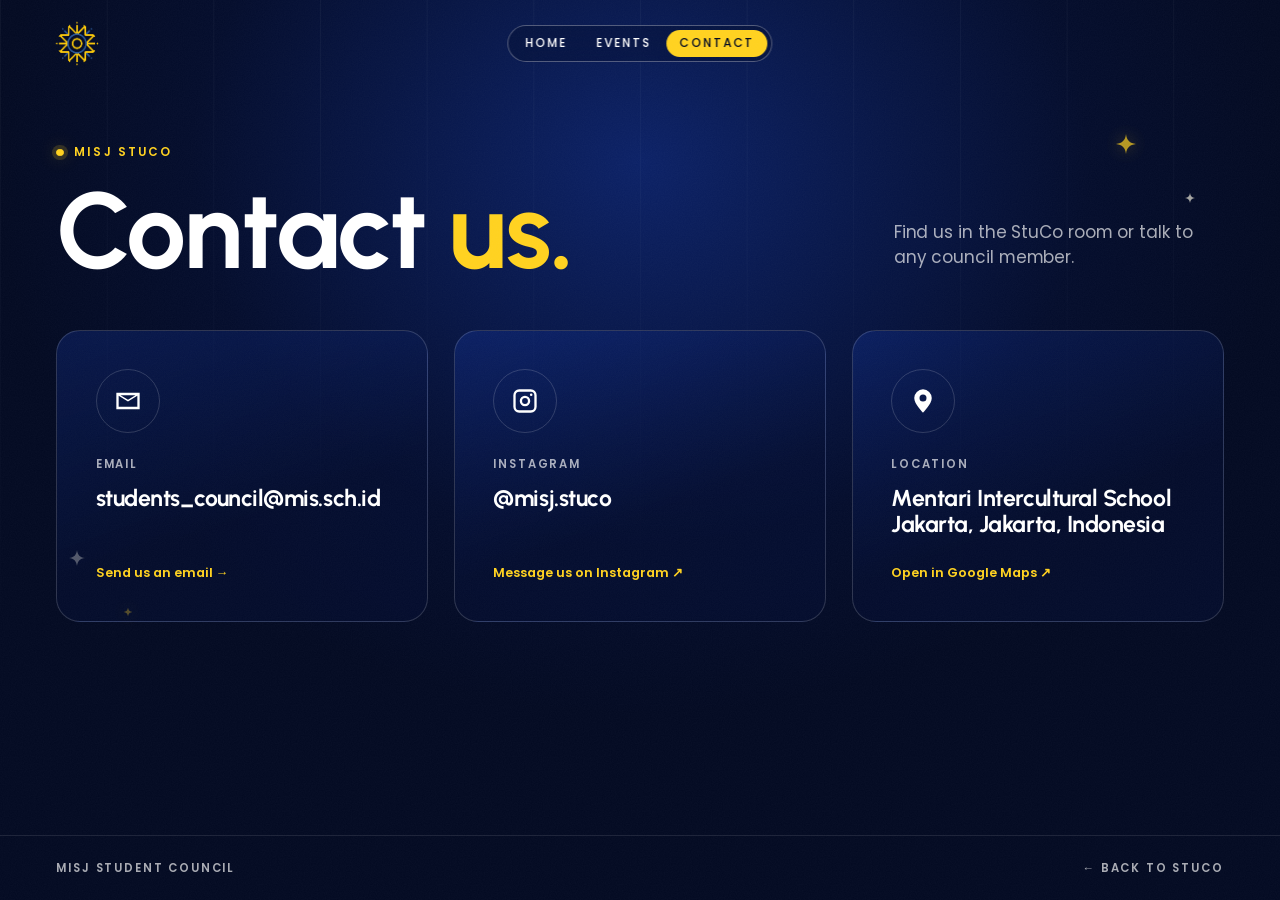
<file: contact.html>
<!doctype html>
<html lang="en">
<head>
  <meta charset="utf-8">
  <meta name="viewport" content="width=device-width, initial-scale=1">
  <title>Contact — MISJ StuCo</title>
  <meta name="description" content="Get in touch with the Student Council of Mentari Intercultural School Jakarta.">
  <meta name="theme-color" content="#030a22">
  <link rel="preconnect" href="https://fonts.googleapis.com">
  <link rel="preconnect" href="https://fonts.gstatic.com" crossorigin>
  <link href="https://fonts.googleapis.com/css2?family=Poppins:wght@400;500;600;700;800;900&family=Urbanist:wght@400;500;600;700;800;900&display=swap" rel="stylesheet">
  <link rel="stylesheet" href="css/base.css">
  <link rel="stylesheet" href="css/lost-found.css">
  <link rel="stylesheet" href="css/pages.css">
</head>
<body class="lf-page" data-page="contact">
  <a class="skip" href="#main">Skip to content</a>
  <div class="atmos" aria-hidden="true"></div>
  <div class="grain" aria-hidden="true"></div>
  <div class="lf-sparks" aria-hidden="true">
    <svg width="0" height="0" style="position:absolute"><symbol id="spark" viewBox="0 0 24 24"><path d="M12 0C12.9 7.6 16.4 11.1 24 12 16.4 12.9 12.9 16.4 12 24 11.1 16.4 7.6 12.9 0 12 7.6 11.1 11.1 7.6 12 0Z"/></symbol></svg>
    <svg class="spark spark--y" style="--x:88%;--y:16%;--s:20px;--d:.4s"><use href="#spark"/></svg>
    <svg class="spark" style="--x:93%;--y:22%;--s:10px;--d:1.6s"><use href="#spark"/></svg>
    <svg class="spark" style="--x:6%;--y:62%;--s:16px;--d:.9s"><use href="#spark"/></svg>
    <svg class="spark spark--y" style="--x:10%;--y:68%;--s:9px;--d:2.2s"><use href="#spark"/></svg>
  </div>

  <header class="nav">
    <a class="nav__logo" href="index.html" aria-label="MISJ Student Council home">
      <img class="js-logo" src="assets/misj-logo.webp" alt="Mentari Intercultural School Jakarta logo">
    </a>
    <div class="nav__right">
      <nav class="nav__links" aria-label="Pages">
        <a href="index.html">Home</a>
        <a href="events.html">Events</a>
        <a href="contact.html" aria-current="page">Contact</a>
      </nav>
    </div>
  </header>

  <main id="main" class="lf-main">
    <div class="wrap">
      <header class="lf-head">
        <p class="label"><span class="jp-mark reached"></span>MISJ StuCo</p>
        <h1 class="display lf-title">Contact <em>us.</em></h1>
        <p class="lede ct-office"></p>
      </header>

      <ul class="ct-grid" aria-label="Ways to reach StuCo"></ul>
    </div>
  </main>

  <footer class="lf-foot micro">
    <span>MISJ Student Council</span>
    <a href="index.html">← Back to StuCo</a>
  </footer>

  <script src="content/content.js"></script>
  <script src="js/icons.js"></script>
  <script src="js/pages.js"></script>
</body>
</html>
</file>
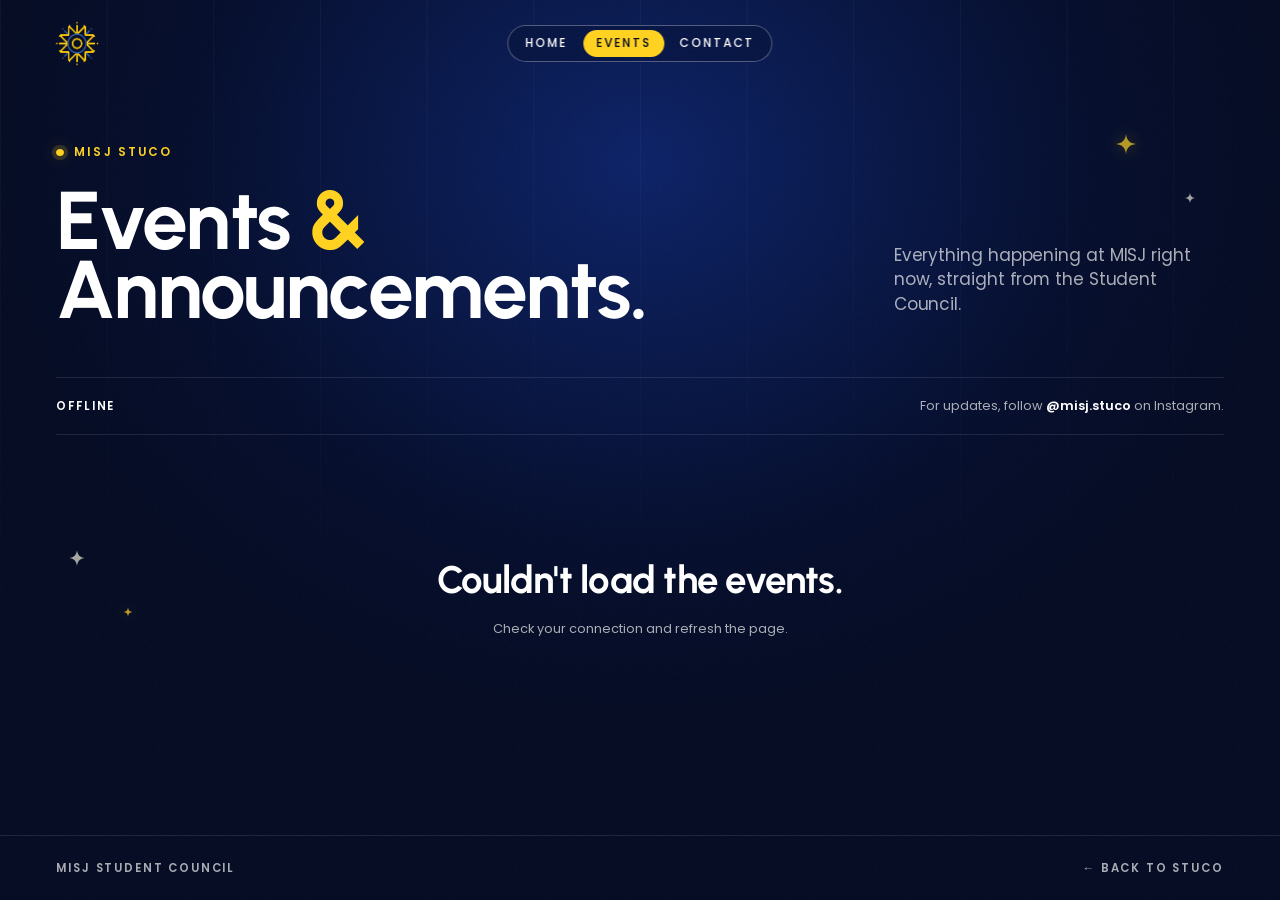
<file: events.html>
<!doctype html>
<html lang="en">
<head>
  <meta charset="utf-8">
  <meta name="viewport" content="width=device-width, initial-scale=1">
  <title>Events &amp; Announcements — MISJ StuCo</title>
  <meta name="description" content="Everything happening at MISJ right now, posted by the Student Council of Mentari Intercultural School Jakarta.">
  <meta name="theme-color" content="#030a22">
  <link rel="preconnect" href="https://fonts.googleapis.com">
  <link rel="preconnect" href="https://fonts.gstatic.com" crossorigin>
  <link href="https://fonts.googleapis.com/css2?family=Poppins:wght@400;500;600;700;800;900&family=Urbanist:wght@400;500;600;700;800;900&display=swap" rel="stylesheet">
  <link rel="stylesheet" href="css/base.css">
  <link rel="stylesheet" href="css/lost-found.css">
  <link rel="stylesheet" href="css/pages.css">
</head>
<body class="lf-page" data-page="events">
  <a class="skip" href="#main">Skip to content</a>
  <div class="atmos" aria-hidden="true"></div>
  <div class="grain" aria-hidden="true"></div>
  <div class="lf-sparks" aria-hidden="true">
    <svg width="0" height="0" style="position:absolute"><symbol id="spark" viewBox="0 0 24 24"><path d="M12 0C12.9 7.6 16.4 11.1 24 12 16.4 12.9 12.9 16.4 12 24 11.1 16.4 7.6 12.9 0 12 7.6 11.1 11.1 7.6 12 0Z"/></symbol></svg>
    <svg class="spark spark--y" style="--x:88%;--y:16%;--s:20px;--d:.4s"><use href="#spark"/></svg>
    <svg class="spark" style="--x:93%;--y:22%;--s:10px;--d:1.6s"><use href="#spark"/></svg>
    <svg class="spark" style="--x:6%;--y:62%;--s:16px;--d:.9s"><use href="#spark"/></svg>
    <svg class="spark spark--y" style="--x:10%;--y:68%;--s:9px;--d:2.2s"><use href="#spark"/></svg>
  </div>

  <header class="nav">
    <a class="nav__logo" href="index.html" aria-label="MISJ Student Council home">
      <img class="js-logo" src="assets/misj-logo.webp" alt="Mentari Intercultural School Jakarta logo">
    </a>
    <div class="nav__right">
      <nav class="nav__links" aria-label="Pages">
        <a href="index.html">Home</a>
        <a href="events.html" aria-current="page">Events</a>
        <a href="contact.html">Contact</a>
      </nav>
    </div>
  </header>

  <main id="main" class="lf-main">
    <div class="wrap">
      <header class="lf-head">
        <p class="label"><span class="jp-mark reached"></span>MISJ StuCo</p>
        <h1 class="display lf-title">Events <em>&amp;</em><br>Announcements.</h1>
        <p class="lede">Everything happening at MISJ right now, straight from the Student Council.</p>
      </header>

      <section aria-label="Current events and announcements">
        <div class="lf-bar">
          <span class="micro ev-count">Loading…</span>
          <span class="lf-bar__note ev-follow"></span>
          <a class="micro lf-admin-link" href="announcementadmins/" hidden>Admin: post an announcement →</a>
        </div>
        <ul class="ev-grid" aria-live="polite"></ul>
      </section>
    </div>
  </main>

  <footer class="lf-foot micro">
    <span>MISJ Student Council</span>
    <a href="index.html">← Back to StuCo</a>
  </footer>

  <script src="content/content.js"></script>
  <script src="js/lost-found/config.js"></script>
  <script src="js/icons.js"></script>
  <script src="js/admin-check.js"></script>
  <script src="js/pages.js"></script>
</body>
</html>
</file>
<file: css/base.css>
/* ==========================================================================
   MISJ STUCO — BASE
   Tokens · reset · typography · navigation · menu · cursor · journey line
   ========================================================================== */

:root {
  --navy-950: #030a22;
  --navy-900: #050f33;
  --navy-800: #071a5c;
  --blue-700: #0a2482;
  --blue-600: #0b2c9c;
  --blue-500: #1a47d6;
  --blue-400: #3f6dff;
  --yellow: #ffd21f;
  --yellow-glow: rgba(255, 210, 31, .45);
  --white: #ffffff;
  --paper: #f3f1ea;
  --ink: #071542;
  --mist: rgba(255, 255, 255, .66);
  --faint: rgba(255, 255, 255, .16);
  --hair: rgba(255, 255, 255, .1);

  --f-display: "Urbanist", "Helvetica Neue", Arial, sans-serif;
  --f-label: "Poppins", "Helvetica Neue", Arial, sans-serif;

  --gutter: clamp(16px, 4.4vw, 60.8px);
  --ease: cubic-bezier(.16, 1, .3, 1);
  --ease-io: cubic-bezier(.76, 0, .18, 1);
  --vh: 1vh;
}

/* ---------- reset ---------- */
*, *::before, *::after { box-sizing: border-box; }
html { -webkit-text-size-adjust: 100%; background: var(--navy-950); }
body {
  margin: 0;
  color: var(--white);
  background: var(--navy-950);
  font-family: var(--f-label);
  font-size: clamp(12.8px, .82vw, 15.2px);
  line-height: 1.5;
  overflow-x: clip;
  -webkit-font-smoothing: antialiased;
  -moz-osx-font-smoothing: grayscale;
  text-rendering: optimizeLegibility;
}
img, svg, canvas { display: block; max-width: 100%; }
a { color: inherit; text-decoration: none; }
button { font: inherit; color: inherit; background: none; border: 0; padding: 0; cursor: pointer; }
ul, ol { list-style: none; margin: 0; padding: 0; }
h1, h2, h3, h4, p, figure, blockquote { margin: 0; }
mark { background: none; color: inherit; }
main { position: relative; overflow-x: clip; }
[hidden] { display: none !important; }
::selection { background: var(--yellow); color: var(--navy-950); }
:focus-visible { outline: 2px solid var(--yellow); outline-offset: 5px; }

.sr-only {
  position: absolute !important; width: 1px; height: 1px; padding: 0; margin: -1px;
  overflow: hidden; clip: rect(0 0 0 0); white-space: nowrap; border: 0;
}
.skip {
  position: fixed; left: 12.8px; top: -96px; z-index: 300;
  background: var(--yellow); color: var(--navy-950);
  padding: 11.2px 16px; font: 500 .75rem/1 var(--f-label); letter-spacing: .16em; text-transform: uppercase;
}
.skip:focus { top: 12.8px; }

/* Lenis smooth scroll */
html.lenis, html.lenis body { height: auto; }
.lenis.lenis-smooth { scroll-behavior: auto !important; }
.lenis.lenis-smooth [data-lenis-prevent] { overscroll-behavior: contain; }
.lenis.lenis-stopped { overflow: hidden; }

/* ---------- atmosphere + grain ---------- */
.atmos { position: fixed; inset: 0; z-index: 0; background: var(--navy-950); pointer-events: none; }
.grain {
  position: fixed; inset: 0; z-index: 90; pointer-events: none; opacity: .055;
  background-image: url("data:image/svg+xml;utf8,<svg xmlns='http://www.w3.org/2000/svg' width='180' height='180'><filter id='n'><feTurbulence type='fractalNoise' baseFrequency='.85' numOctaves='2' stitchTiles='stitch'/><feColorMatrix values='0 0 0 0 1  0 0 0 0 1  0 0 0 0 1  0 0 0 .55 0'/></filter><rect width='100%' height='100%' filter='url(%23n)'/></svg>");
}

/* every chapter sits above the journey line */
.chap { position: relative; z-index: 2; }
.foot { position: relative; z-index: 2; }

/* ---------- journey line ---------- */
.journey { position: fixed; inset: 0; z-index: 1; pointer-events: none; }
.journey__svg { position: absolute; inset: 0; width: 100%; height: 100%; overflow: visible; }
.journey__g { will-change: transform; }
.journey__ghost { fill: none; stroke: rgba(255, 255, 255, .13); stroke-width: 1; stroke-dasharray: 2 8; }
.journey__path { fill: none; stroke: var(--yellow); stroke-width: 1.6; stroke-linecap: round; }
.journey__head {
  position: absolute; left: 0; top: 0; width: 7.2px; height: 7.2px; margin: -3.6px 0 0 -3.6px;
  border-radius: 50%; background: var(--yellow); opacity: 0; transition: opacity .5s;
  box-shadow: 0 0 0 5px rgba(255, 210, 31, .14), 0 0 26px 6px var(--yellow-glow);
  will-change: transform;
}
.journey__head.on { opacity: 1; }

/* ---------- typography ---------- */
.display {
  font-family: var(--f-display);
  font-weight: 700;

  letter-spacing: -.02em;
  line-height: 1.05;
  font-size: clamp(2.6rem, 6.56vw, 9.5rem);
}
.display--xl { font-size: clamp(3rem, 9.92vw, 15.5rem); line-height: .84; }
.display--l  { font-size: clamp(2.6rem, 7.04vw, 10.5rem); }
.display--m  { font-size: clamp(2.1rem, 4.96vw, 7.4rem); }
.lede {
  font-size: clamp(1.06rem, 1.14vw, 1.5rem);
  line-height: 1.45;
  color: var(--mist);
  max-width: 34ch;
  letter-spacing: -.005em;
}
.micro {
  font-family: var(--f-label);
  font-size: .72rem;
  font-weight: 600;
  font-variant-numeric: tabular-nums;
  letter-spacing: .16em;
  text-transform: uppercase;
  line-height: 1.4;
}
.label {
  display: flex; align-items: center; gap: .9em;
  font-family: var(--f-label); font-size: .74rem; font-weight: 600; font-variant-numeric: tabular-nums;
  letter-spacing: .18em; text-transform: uppercase;
  color: var(--yellow);
  margin-bottom: clamp(1.4rem, 3vw, 2.8rem);
}
.label--sub { color: var(--mist); }
.jp-mark {
  flex: none; width: 7.2px; height: 7.2px; border-radius: 50%;
  border: 1px solid var(--yellow); transition: background .6s, box-shadow .6s;
}
.jp-mark.reached { background: var(--yellow); box-shadow: 0 0 0 4px rgba(255, 210, 31, .15), 0 0 18px var(--yellow-glow); }
.ydot {
  display: inline-block; width: .44em; height: .44em; border-radius: 50%;
  background: var(--yellow); margin-right: .7em; vertical-align: .1em;
  box-shadow: 0 0 16px var(--yellow-glow);
}
.wrap { padding-inline: var(--gutter); width: 100%; max-width: 1536px; margin-inline: auto; }

/* split headings (word mask reveal) */
[data-split] .w { display: inline-block; overflow: hidden; vertical-align: top; padding: .1em .02em .06em; margin: -.1em -.02em -.06em; }
[data-split] .wi { display: inline-block; transform: translate3d(0, 108%, 0); transition: transform 1.15s var(--ease); transition-delay: calc(var(--i, 0) * 55ms); }
[data-split].in .wi { transform: none; }

/* generic reveal: blur → focus */
.js [data-reveal] {
  opacity: 0; transform: translate3d(0, 27.2px, 0); filter: blur(8px);
  transition: opacity 1.1s var(--ease), transform 1.1s var(--ease), filter 1.1s var(--ease);
  transition-delay: var(--d, 0s);
}
.js [data-reveal].in { opacity: 1; transform: none; filter: none; }

/* ---------- buttons ---------- */
.btn {
  display: inline-flex; align-items: center; gap: .9em;
  font: 500 .8rem/1 var(--f-label); letter-spacing: .16em; text-transform: uppercase;
  padding: 1.15em 1.7em; border: 1px solid rgba(255, 255, 255, .35); border-radius: 999px;
  transition: background .45s var(--ease), color .45s var(--ease), border-color .45s;
}
.btn__arrow { display: inline-block; transition: transform .55s var(--ease); }
.btn:hover .btn__arrow, .btn:focus-visible .btn__arrow { transform: translateX(5.6px); }
.btn--big { font-size: clamp(.82rem, .76vw, 1rem); padding: 1.6em 2.5em; background: var(--yellow); color: var(--navy-950); border-color: var(--yellow); }
.btn--big:hover { background: var(--white); border-color: var(--white); }
.arrow-link .btn__arrow { margin-left: .5em; }

/* ---------- media + designed placeholders ---------- */
.media { position: relative; display: block; overflow: hidden; background: var(--navy-800); container-type: inline-size; }
.media > img { position: absolute; inset: 0; width: 100%; height: 100%; object-fit: cover; }
.ph {
  position: absolute; inset: 0; overflow: hidden;
  background:
    radial-gradient(110% 85% at var(--px, 28%) var(--py, 18%), rgba(63, 109, 255, .55), transparent 62%),
    radial-gradient(70% 60% at 88% 92%, rgba(255, 210, 31, .12), transparent 60%),
    linear-gradient(158deg, #0d32ad 0%, #071a5c 48%, #040c2c 100%);
}
.ph::before {
  content: ""; position: absolute; inset: 0;
  background-image: linear-gradient(rgba(255, 255, 255, .07) 1px, transparent 1px), linear-gradient(90deg, rgba(255, 255, 255, .07) 1px, transparent 1px);
  background-size: 56px 56px;
  -webkit-mask-image: radial-gradient(circle at 50% 45%, #000 0%, transparent 72%);
          mask-image: radial-gradient(circle at 50% 45%, #000 0%, transparent 72%);
}
.ph::after {
  content: ""; position: absolute; right: 11.2px; bottom: 11.2px; width: 14.4px; height: 14.4px;
  border-right: 1.5px solid var(--yellow); border-bottom: 1.5px solid var(--yellow);
}
.ph__mark {
  position: absolute; left: 5%; bottom: -.08em;
  font-family: var(--f-display); font-weight: 700; letter-spacing: -.02em; line-height: 1.05;
  font-size: 34cqw; color: transparent; -webkit-text-stroke: 1px rgba(255, 255, 255, .24);
  white-space: nowrap;
}
.ph__label {
  position: absolute; left: 11.2px; top: 11.2px;
  font: 500 .6rem/1.3 var(--f-label); letter-spacing: .16em; text-transform: uppercase;
  color: rgba(255, 255, 255, .5);
}
.ph--portrait .ph__mark { left: 50%; bottom: auto; top: 54%; transform: translate(-50%, -50%); font-size: 52cqw; -webkit-text-stroke: 1.2px rgba(255, 255, 255, .3); }
.zoom > img, .zoom > .ph { transition: transform 1.4s var(--ease); }
.zoom:hover > img, .zoom:hover > .ph { transform: scale(1.05); }

/* ---------- navigation ---------- */
.nav {
  position: fixed; top: 0; left: 0; right: 0; z-index: 50;
  display: flex; justify-content: space-between; align-items: center;
  padding: clamp(11.2px, 2vw, 22.4px) var(--gutter);
  pointer-events: none; transition: color .5s;
}
.nav > * { pointer-events: auto; }
.nav__logo { display: block; }
.nav__logo img { height: clamp(30.4px, 3.3vw, 43.2px); width: auto; max-width: 176px; object-fit: contain; }
.nav__right { display: flex; align-items: center; gap: clamp(11.2px, 2vw, 24px); }
.nav__progress { display: none; }
.nav__num { color: var(--yellow); min-width: 2ch; }
.nav__title { margin-left: .9em; padding-left: .9em; border-left: 1px solid var(--faint); color: var(--white); opacity: .85; }
.nav__menu {
  display: flex; align-items: center; gap: .9em;
  font: 500 .74rem/1 var(--f-label); letter-spacing: .18em; text-transform: uppercase;
  padding: 1em 1.25em; border: 1px solid rgba(255, 255, 255, .3); border-radius: 999px;
  background: rgba(3, 10, 34, .28); -webkit-backdrop-filter: blur(10px); backdrop-filter: blur(10px);
  transition: border-color .4s, background .4s, color .4s;
}
.nav__menu:hover { border-color: var(--yellow); }
/* Home / Events / Contact: one pill in the middle of the bar, the page you're on in yellow */
.nav__links {
  position: absolute; left: 50%; transform: translateX(-50%);
  display: flex; gap: 2px; padding: 4px; border: 1px solid rgba(255, 255, 255, .3); border-radius: 999px;
  background: rgba(3, 10, 34, .28); -webkit-backdrop-filter: blur(10px); backdrop-filter: blur(10px);
  transition: border-color .4s, background .4s;
}
.nav__links a {
  font: 500 .74rem/1 var(--f-label); letter-spacing: .18em; text-transform: uppercase;
  padding: calc(1em - 4px) 1.1em; border-radius: 999px; transition: background .3s, color .3s;
}
.nav__links a:hover { color: var(--yellow); }
.nav__links a[aria-current="page"] { background: var(--yellow); color: var(--navy-950); }
.nav__menu-icon { display: grid; gap: 4px; width: 14.4px; }
.nav__menu-icon i { display: block; height: 1.5px; background: currentColor; transition: transform .55s var(--ease); }
.nav__menu[aria-expanded="true"] .nav__menu-icon i:first-child { transform: translateY(2.6px) rotate(45deg); }
.nav__menu[aria-expanded="true"] .nav__menu-icon i:last-child { transform: translateY(-2.6px) rotate(-45deg); }
body:is(.ink-dark, .ink-flood):not(.menu-open) .nav { color: var(--ink); }
body:is(.ink-dark, .ink-flood):not(.menu-open) :is(.nav__menu, .nav__links) { border-color: rgba(7, 21, 66, .3); background: rgba(243, 241, 234, .55); }
body:is(.ink-dark, .ink-flood):not(.menu-open) .nav__progress { color: rgba(7, 21, 66, .6); }
body:is(.ink-dark, .ink-flood):not(.menu-open) .nav__num { color: var(--blue-600); }
body:is(.ink-dark, .ink-flood):not(.menu-open) .nav__title { color: var(--ink); border-color: rgba(7, 21, 66, .2); }

/* ---------- full-screen menu ---------- */
.menu {
  position: fixed; inset: 0; z-index: 45; overflow-y: auto;
  background: var(--navy-950);
  clip-path: circle(0% at calc(100% - 51.2px) 33.6px);
  transition: clip-path .95s var(--ease-io);
}
.menu.open { clip-path: circle(150% at calc(100% - 51.2px) 33.6px); }
.menu::before {
  content: ""; position: absolute; inset: 0; pointer-events: none;
  background: radial-gradient(80% 70% at 85% 10%, rgba(26, 71, 214, .45), transparent 60%);
}
.menu__inner {
  position: relative; min-height: 100%;
  display: grid; grid-template-columns: 1.5fr 1fr; gap: 5vw; align-items: end;
  padding: clamp(76.8px, 14vh, 120px) var(--gutter) clamp(25.6px, 7vh, 57.6px);
}
.menu__nav { position: relative; padding-left: 33.6px; }
.menu__rail {
  position: absolute; left: 3.2px; top: .4em; bottom: .4em; width: 1px; background: var(--yellow);
  transform: scaleY(0); transform-origin: top; transition: transform 1.2s var(--ease) .25s;
  box-shadow: 0 0 12px var(--yellow-glow);
}
.menu.open .menu__rail { transform: scaleY(1); }
.menu__list a {
  position: relative; display: flex; align-items: baseline; gap: 1.1rem;
  padding: .06em 0; color: rgba(255, 255, 255, .9); transition: color .45s, opacity .45s;
}
.menu__dot {
  position: absolute; left: -33.6px; top: 50%; width: 7.2px; height: 7.2px; margin-top: -3.6px;
  border-radius: 50%; border: 1px solid var(--yellow); background: var(--navy-950);
  transform: scale(0); transition: transform .6s var(--ease), background .4s, box-shadow .4s;
  transition-delay: calc(.45s + var(--i) * .06s), 0s, 0s;
}
.menu.open .menu__dot { transform: scale(1); }
.menu__mask { display: block; overflow: hidden; padding: .04em 0; }
.menu__txt {
  display: block; font-family: var(--f-display); font-weight: 700;
  letter-spacing: -.02em; line-height: 1.05; font-size: clamp(2.2rem, 4.48vh + 1.28vw, 6rem);
  transform: translate3d(0, 110%, 0);
  transition: transform 1s var(--ease), letter-spacing .6s var(--ease);
  transition-delay: calc(.22s + var(--i) * .06s), 0s;
}
.menu.open .menu__txt { transform: none; }
.menu__idx { font: 500 .7rem/1 var(--f-label); letter-spacing: .16em; color: var(--yellow); opacity: 0; transition: opacity .6s .6s; }
.menu.open .menu__idx { opacity: 1; }
.menu__list:hover a, .menu__list:focus-within a { color: rgba(255, 255, 255, .32); }
.menu__list a:hover, .menu__list a:focus-visible { color: var(--white); }
.menu__list a:hover .menu__txt, .menu__list a:focus-visible .menu__txt { transform: translateX(.18em); letter-spacing: -.015em; transition-delay: 0s; }
.menu__list a:hover .menu__dot, .menu__list a:focus-visible .menu__dot,
.menu__list a[aria-current="true"] .menu__dot { background: var(--yellow); box-shadow: 0 0 18px var(--yellow-glow); }
.menu__aside { opacity: 0; transform: translateY(16px); transition: opacity .8s .55s, transform .8s var(--ease) .55s; max-width: 336px; }
.menu.open .menu__aside { opacity: 1; transform: none; }
.menu__aside-label { color: var(--yellow); margin-bottom: 1.2rem; }
.menu__aside-big { font-family: var(--f-display); font-weight: 700; letter-spacing: -.02em; line-height: 1.05; font-size: clamp(1.8rem, 2.08vw, 3rem); margin-bottom: 2rem; }
.menu__contact { display: grid; gap: .6rem; color: var(--mist); }
.menu__contact a:hover { color: var(--yellow); }

/* ---------- custom cursor ---------- */
.cursor { display: none; }
.has-cursor .cursor { display: block; }
.has-cursor, .has-cursor a, .has-cursor button, .has-cursor [data-cursor] { cursor: none; }
.cursor__dot, .cursor__ring { position: fixed; left: 0; top: 0; z-index: 95; pointer-events: none; will-change: transform; }
.cursor__dot { width: 4.8px; height: 4.8px; margin: -2.4px 0 0 -2.4px; border-radius: 50%; background: var(--yellow); transition: opacity .3s; }
.cursor__ring {
  width: 27.2px; height: 27.2px; margin: -13.6px 0 0 -13.6px; border-radius: 50%;
  border: 1px solid rgba(255, 255, 255, .42);
  display: grid; place-items: center;
  transition: width .5s var(--ease), height .5s var(--ease), margin .5s var(--ease), background .35s, border-color .35s, opacity .3s;
}
.cursor__label { font: 500 .62rem/1 var(--f-label); letter-spacing: .18em; color: var(--navy-950); opacity: 0; transition: opacity .25s; }
.cursor.is-btn .cursor__ring { width: 46.4px; height: 46.4px; margin: -23.2px 0 0 -23.2px; border-color: var(--yellow); }
.cursor.is-label .cursor__ring { width: 73.6px; height: 73.6px; margin: -36.8px 0 0 -36.8px; background: var(--yellow); border-color: var(--yellow); }
.cursor.is-label .cursor__label { opacity: 1; }
.cursor.is-label .cursor__dot { opacity: 0; }
.cursor.is-off .cursor__ring, .cursor.is-off .cursor__dot { opacity: 0; }
body.ink-dark .cursor:not(.is-label) .cursor__ring { border-color: rgba(7, 21, 66, .45); }
body.ink-dark .cursor.is-btn .cursor__ring { border-color: var(--ink); }

/* ---------- reduced motion ---------- */
.reduce [data-reveal], .reduce [data-split] .wi { opacity: 1 !important; transform: none !important; filter: none !important; transition: none !important; }
.reduce .menu, .reduce .menu__txt, .reduce .menu__rail, .reduce .menu__dot, .reduce .menu__aside { transition-duration: .01s !important; transition-delay: 0s !important; }
@media (prefers-reduced-motion: reduce) {
  *, *::before, *::after { animation-duration: .01ms !important; animation-iteration-count: 1 !important; scroll-behavior: auto !important; }
}

/* ---------- small screens ---------- */
@media (max-width: 760px) {
  .nav__title { display: none; }
  /* room for the three page buttons: the menu button keeps only its icon */
  .nav__links a { padding-inline: .8em; letter-spacing: .08em; font-size: .68rem; }
  .nav__menu { padding-inline: 1em; }
  .nav__menu-label { position: absolute; width: 1px; height: 1px; overflow: hidden; clip: rect(0 0 0 0); white-space: nowrap; }
  .menu__inner { grid-template-columns: 1fr; align-items: start; gap: 38.4px; }
  .menu__nav { padding-left: 25.6px; }
  .menu__dot { left: -25.6px; }
  .menu__txt { font-size: min(7.52vw, 3.4rem); }
  .menu__nav, .menu__aside { min-width: 0; max-width: 100%; }
  .menu__aside-big { font-size: clamp(1.5rem, 5.6vw, 2.2rem); }
}
@media (max-width: 360px) {
  .nav__links a { padding-inline: .6em; letter-spacing: .04em; }
}

/* small uppercase labels set with the font shorthand: same numerals as .micro */
[class*="__idx"], [class*="__num"], .skip, .btn, .nav__menu, .tag, .pf, .cursor__label { font-variant-numeric: tabular-nums; }

/* ---------- FLOATING LOST & FOUND BUTTON ---------- */
.lf-fab {
  position: fixed; left: clamp(12px, 2vw, 24px); bottom: clamp(12px, 2vw, 24px); z-index: 120;
  display: flex; align-items: center; gap: 12px; max-width: min(320px, calc(100vw - 24px));
  padding: 10px 18px 10px 10px; border-radius: 999px;
  background: var(--yellow); color: var(--navy-950); text-decoration: none;
  font-size: 13px; line-height: 1.25;
  box-shadow: 0 8px 28px rgba(0, 0, 0, .4), 0 0 24px var(--yellow-glow);
  transition: transform .35s var(--ease);
}
.lf-fab:hover { transform: translateY(-3px) scale(1.03); }
.lf-fab__icon {
  flex: none; display: grid; place-items: center; width: 36px; height: 36px; border-radius: 50%;
  background: var(--navy-950); color: var(--yellow); font-weight: 900; font-size: 18px;
}
.lf-fab strong { display: block; font-weight: 800; }
@media (max-width: 480px) { .lf-fab { font-size: 12px; gap: 10px; padding: 8px 14px 8px 8px; } .lf-fab__icon { width: 32px; height: 32px; } }
</file>
<file: css/lost-found.css>
/* ==========================================================================
   MISJ STUCO — LOST & FOUND
   Uses the tokens, type and buttons from base.css
   ========================================================================== */

.lf-page { min-height: 100vh; min-height: 100svh; display: flex; flex-direction: column; }
.lf-page .atmos {
  background:
    radial-gradient(70vmax 60vmax at 50% 18%, rgba(26, 71, 214, .38), rgba(10, 36, 130, .1) 50%, transparent 72%),
    var(--navy-950);
}
.lf-page .atmos::after {
  content: ""; position: absolute; inset: 0;
  background-image: linear-gradient(90deg, rgba(255, 255, 255, .04) 1px, transparent 1px);
  background-size: calc(100% / 12) 100%;
  -webkit-mask-image: linear-gradient(to bottom, #000, transparent 80%);
          mask-image: linear-gradient(to bottom, #000, transparent 80%);
}
.lf-main { position: relative; z-index: 2; flex: 1; padding-top: clamp(96px, 16vh, 160px); padding-bottom: clamp(48px, 8vh, 96px); }

/* nav extras */
.lf-nav__logo img { height: clamp(40px, 4vw, 56px); }
.lf-nav__right { display: flex; align-items: center; gap: clamp(10px, 1.6vw, 20px); }
.lf-who { display: flex; align-items: center; gap: 14px; }
.lf-who__email { color: var(--mist); max-width: 26ch; overflow: hidden; text-overflow: ellipsis; white-space: nowrap; }
.lf-who__out { color: var(--yellow); padding: .4em 0; border-bottom: 1px solid transparent; transition: border-color .3s; }
.lf-who__out:hover { border-color: var(--yellow); }
.lf-back { gap: .7em; }

/* sparkles (same shape as the logo's) */
.lf-sparks { position: fixed; inset: 0; z-index: 1; pointer-events: none; }
.lf-sparks .spark { position: absolute; left: var(--x); top: var(--y); width: var(--s); height: var(--s); fill: #e9e6d6; opacity: .7; transform: translate(-50%, -50%); animation: lfTwinkle 3.6s ease-in-out var(--d) infinite; }
.lf-sparks .spark--y { fill: var(--yellow); filter: drop-shadow(0 0 8px var(--yellow-glow)); }
@keyframes lfTwinkle { 0%, 100% { opacity: .7; transform: translate(-50%, -50%) scale(1) rotate(0deg); } 50% { opacity: .18; transform: translate(-50%, -50%) scale(.55) rotate(45deg); } }

/* heading */
.lf-head { display: grid; grid-template-columns: 1fr auto; align-items: end; gap: 24px 48px; margin-bottom: clamp(36px, 6vh, 64px); }
.lf-title { font-size: clamp(3rem, 8.4vw, 11rem); line-height: .84; }
.lf-title em { font-style: normal; color: var(--yellow); }
.lf-head .lede { max-width: 30ch; padding-bottom: .4em; }
.lf-head > .label { grid-column: 1 / -1; margin-bottom: 0; }
.lf-head > * { animation: lfIn 1.1s var(--ease) both; }
.lf-head > :nth-child(2) { animation-delay: .12s; }
.lf-head > :nth-child(3) { animation-delay: .24s; }
@keyframes lfIn { from { opacity: 0; transform: translate3d(0, 24px, 0); filter: blur(8px); } }

/* ---------- the card (sign in / messages) ---------- */
.lf-card {
  position: relative; max-width: 680px; padding: clamp(24px, 4vw, 48px);
  border: 1px solid var(--faint); border-radius: 24px;
  background: linear-gradient(160deg, rgba(26, 71, 214, .22), rgba(5, 15, 51, .55) 60%);
  -webkit-backdrop-filter: blur(10px); backdrop-filter: blur(10px);
  box-shadow: 0 40px 80px -50px rgba(0, 0, 0, .9);
  animation: lfIn 1.1s var(--ease) .3s both;
}
.lf-card::after { content: ""; position: absolute; right: 18px; bottom: 18px; width: 16px; height: 16px; border-right: 1.5px solid var(--yellow); border-bottom: 1.5px solid var(--yellow); }
.lf-card .label { margin-bottom: 1.2rem; }
.lf-card__title { font-family: var(--f-display); font-weight: 700; letter-spacing: -.02em; line-height: 1.05; font-size: clamp(1.8rem, 3.2vw, 3rem); margin-bottom: 1rem; }
.lf-card__text { color: var(--mist); max-width: 44ch; margin-bottom: 1.8rem; font-size: 1.05rem; }
.lf-card__text b { color: var(--white); font-weight: 600; }
.lf-card code { font-family: var(--f-label); font-size: .85em; color: var(--yellow); }
.lf-loading { color: var(--mist); }
.lf-loading::before { content: ""; display: inline-block; width: .5em; height: .5em; margin-right: .8em; border-radius: 50%; background: var(--yellow); box-shadow: 0 0 14px var(--yellow-glow); animation: lfBlink 1.2s infinite; }
@keyframes lfBlink { 50% { opacity: .25; } }
.lf-lock { flex: none; width: 10px; height: 8px; margin-top: 3px; border-radius: 2px; background: var(--yellow); position: relative; }
.lf-lock::before { content: ""; position: absolute; left: 2px; bottom: 6px; width: 6px; height: 5px; border: 1.5px solid var(--yellow); border-bottom: 0; border-radius: 4px 4px 0 0; box-sizing: border-box; }

.lf-or { display: flex; align-items: center; gap: 1em; color: var(--mist); margin: 1.4rem 0; }
.lf-or::before, .lf-or::after { content: ""; flex: 1; height: 1px; background: var(--faint); }
.lf-form { display: grid; gap: .7rem; }
.lf-form label { color: var(--mist); }
.lf-form__row { display: flex; flex-wrap: wrap; gap: 10px; }
.lf-input, .lf-form input {
  flex: 1 1 240px; min-width: 0; font: 500 1rem/1.2 var(--f-label); color: var(--white);
  padding: 1.05em 1.4em; border-radius: 999px; border: 1px solid rgba(255, 255, 255, .3);
  background: rgba(3, 10, 34, .5); transition: border-color .3s, box-shadow .3s;
}
.lf-form input::placeholder { color: rgba(255, 255, 255, .35); }
.lf-form input:focus, .lf-input:focus { outline: none; border-color: var(--yellow); box-shadow: 0 0 0 4px rgba(255, 210, 31, .15); }
.btn:disabled { opacity: .55; cursor: progress; }
.lf-msg, .lf-up__msg { margin-top: 1.1rem; min-height: 1.5em; color: var(--yellow); }
.lf-msg.is-bad, .lf-up__msg.is-bad { color: #ff8a7a; }

/* ---------- student gallery ---------- */
.lf-bar { display: flex; flex-wrap: wrap; justify-content: space-between; align-items: center; gap: 12px 24px; padding: 18px 0; margin-bottom: clamp(20px, 3vh, 32px); border-top: 1px solid var(--hair); border-bottom: 1px solid var(--hair); }
.lf-count { color: var(--yellow); }
.lf-bar__note { color: var(--mist); }
.lf-bar__note b { color: var(--white); font-weight: 600; }
.lf-admin-link { color: var(--yellow); }
.lf-grid { display: grid; grid-template-columns: repeat(auto-fill, minmax(min(220px, 44vw), 1fr)); gap: clamp(10px, 1.4vw, 20px); }
.lf-item { animation: lfIn .9s var(--ease) both; animation-delay: calc(var(--i) * 60ms); }
.lf-item__btn {
  position: relative; display: block; width: 100%; aspect-ratio: 1; overflow: hidden; border-radius: 16px;
  background: var(--navy-800); box-shadow: 0 24px 40px -30px rgba(0, 0, 0, .9);
  transition: transform .6s var(--ease), box-shadow .5s;
}
.lf-item__btn img { width: 100%; height: 100%; object-fit: cover; transition: transform 1.2s var(--ease); }
.lf-item__btn::after { content: ""; position: absolute; inset: 0; border-radius: inherit; border: 1px solid rgba(255, 255, 255, .12); transition: border-color .4s, box-shadow .4s; }
.lf-item__btn:hover, .lf-item__btn:focus-visible { transform: translateY(-4px); }
.lf-item__btn:hover img, .lf-item__btn:focus-visible img { transform: scale(1.06); }
.lf-item__btn:hover::after, .lf-item__btn:focus-visible::after { border-color: var(--yellow); box-shadow: inset 0 0 0 1px var(--yellow), 0 0 30px var(--yellow-glow); }
.lf-item__btn:focus-visible { outline: none; }
.lf-empty { grid-column: 1 / -1; padding: clamp(48px, 10vh, 110px) 0; text-align: center; color: var(--mist); }
.lf-empty__big { display: block; margin-bottom: .6rem; font-family: var(--f-display); font-weight: 700; letter-spacing: -.02em; font-size: clamp(1.6rem, 3vw, 2.6rem); color: var(--white); }

/* lightbox */
.lf-box { width: 100vw; height: 100vh; height: 100svh; max-width: none; max-height: none; margin: 0; padding: 0; border: 0; background: rgba(3, 10, 34, .94); color: var(--white); }
.lf-box::backdrop { background: transparent; }
.lf-box[open] { display: grid; grid-template-rows: auto 1fr auto; animation: lfFade .35s var(--ease); }
@keyframes lfFade { from { opacity: 0; } }
.lf-box__top, .lf-box__bottom { display: flex; justify-content: space-between; align-items: center; padding: 18px var(--gutter); }
.lf-box__num { color: var(--yellow); }
.lf-box__stage { display: grid; place-items: center; min-height: 0; padding: 0 var(--gutter); }
.lf-box__img { max-width: 100%; max-height: 100%; object-fit: contain; border-radius: 12px; box-shadow: 0 40px 80px -40px #000; }
.lf-box__bottom { justify-content: center; gap: 12px; }
.lf-box .btn:hover, .lf-box .btn:focus-visible { border-color: var(--yellow); }

/* ---------- librarian desk ---------- */
.lf-desk { display: grid; grid-template-columns: minmax(0, 5fr) minmax(0, 7fr); gap: clamp(24px, 4vw, 64px); align-items: start; }
.lf-up { padding: clamp(22px, 3vw, 36px); border: 1px solid var(--faint); border-radius: 24px; background: linear-gradient(160deg, rgba(26, 71, 214, .22), rgba(5, 15, 51, .55) 60%); position: sticky; top: 100px; }
.lf-up h2, .lf-desk__list h2 { font-family: var(--f-display); font-weight: 700; letter-spacing: -.02em; line-height: 1.05; font-size: clamp(1.5rem, 2.2vw, 2.2rem); margin-bottom: 1.2rem; }
.lf-step { display: block; color: var(--mist); margin: 1.4rem 0 .6rem; }
.lf-step b { color: var(--yellow); font-weight: 500; margin-right: .6em; }
.lf-drop {
  position: relative; display: grid; place-items: center; aspect-ratio: 4 / 3; overflow: hidden; cursor: pointer;
  border: 1.5px dashed rgba(255, 210, 31, .55); border-radius: 18px; background: rgba(3, 10, 34, .45);
  text-align: center; transition: border-color .3s, background .3s;
}
.lf-drop:hover, .lf-drop.is-over, .lf-drop:focus-within { border-color: var(--yellow); background: rgba(255, 210, 31, .06); }
.lf-drop input { position: absolute; inset: 0; opacity: 0; cursor: pointer; }
.lf-drop__hint { display: grid; gap: .5rem; justify-items: center; pointer-events: none; }
.lf-drop__plus { width: 54px; height: 54px; border-radius: 50%; display: grid; place-items: center; background: var(--yellow); color: var(--navy-950); font-size: 1.8rem; font-weight: 700; box-shadow: 0 0 30px var(--yellow-glow); }
.lf-drop__hint strong { font-family: var(--f-display); font-weight: 700; font-size: 1.05rem; }
.lf-drop__hint span { color: var(--mist); }
.lf-drop__preview { position: absolute; inset: 0; width: 100%; height: 100%; object-fit: cover; display: none; pointer-events: none; }
.lf-drop.has-photo .lf-drop__preview { display: block; }
.lf-drop.has-photo .lf-drop__hint { opacity: 0; }
.lf-up textarea, .lf-row__desc {
  width: 100%; resize: vertical; font: 400 1rem/1.45 var(--f-label); color: var(--white);
  padding: .9em 1.1em; border-radius: 14px; border: 1px solid rgba(255, 255, 255, .25); background: rgba(3, 10, 34, .5);
}
.lf-up textarea:focus, .lf-row__desc:focus { outline: none; border-color: var(--yellow); box-shadow: 0 0 0 4px rgba(255, 210, 31, .15); }
.lf-up__note { color: var(--mist); font-size: .9rem; margin-top: .5rem; }
.lf-up__submit { margin-top: 1.4rem; width: 100%; justify-content: center; }

.lf-desk__list .lf-bar { margin-bottom: 18px; }
.lf-list { display: grid; gap: 12px; }
.lf-row { display: grid; grid-template-columns: 110px 1fr; gap: 16px; padding: 12px; border: 1px solid var(--hair); border-radius: 18px; background: rgba(5, 15, 51, .5); }
.lf-row__img { display: block; aspect-ratio: 1; border-radius: 12px; overflow: hidden; background: var(--navy-800); }
.lf-row__img img { width: 100%; height: 100%; object-fit: cover; }
.lf-row__body { display: grid; gap: 8px; align-content: start; min-width: 0; }
.lf-row__date { color: var(--mist); }
.lf-row__actions { display: flex; flex-wrap: wrap; gap: 8px; justify-content: flex-end; }
.lf-row__actions .btn { padding: .85em 1.2em; font-size: .7rem; }
.lf-row__save { background: var(--yellow); color: var(--navy-950); border-color: var(--yellow); }
.lf-row__remove:hover { border-color: #ff8a7a; color: #ff8a7a; }
.lf-list .lf-empty { padding: 40px 0; }

/* footer */
.lf-foot { position: relative; z-index: 2; display: flex; flex-wrap: wrap; justify-content: space-between; gap: 12px; padding: 24px var(--gutter); border-top: 1px solid var(--hair); color: var(--mist); }
.lf-foot a:hover { color: var(--yellow); }

@media (max-width: 900px) {
  .lf-head { grid-template-columns: 1fr; }
  .lf-desk { grid-template-columns: 1fr; }
  .lf-up { position: static; }
  .lf-who__email { display: none; }
}
@media (max-width: 520px) {
  .lf-row { grid-template-columns: 80px 1fr; }
  .lf-form__row .btn { width: 100%; justify-content: center; }
  .lf-back span:last-child { display: none; }
}
@media (prefers-reduced-motion: reduce) {
  .lf-sparks .spark, .lf-head > *, .lf-card, .lf-item { animation: none; }
}

/* date fields (admin) */
.lf-date, .lf-row__when {
  color-scheme: dark; font: 500 1rem/1.2 var(--f-label); color: var(--white);
  padding: .8em 1.1em; border-radius: 999px; border: 1px solid rgba(255, 255, 255, .25); background: rgba(3, 10, 34, .5);
}
.lf-date { width: 100%; }
.lf-row__when { margin-left: .8em; padding: .45em .9em; font-size: .9rem; letter-spacing: 0; text-transform: none; }
.lf-date:focus, .lf-row__when:focus { outline: none; border-color: var(--yellow); box-shadow: 0 0 0 4px rgba(255, 210, 31, .15); }
.lf-row__date { display: flex; align-items: center; flex-wrap: wrap; gap: 6px 0; }

/* announcement admin */
.an-form { position: static; scroll-margin-top: 100px; }
.an-form .lf-input { display: block; width: 100%; }
.an-form .lf-input::placeholder, .an-form textarea::placeholder { color: rgba(255, 255, 255, .35); }
.an-cancel { margin-top: .7rem; width: 100%; justify-content: center; }
/* crop: the frame is the homepage slide's 4:3 shape */
.an-crop {
  position: relative; aspect-ratio: 4 / 3; overflow: hidden; border-radius: 18px; background: var(--navy-800);
  border: 1.5px solid rgba(255, 210, 31, .55); cursor: grab; touch-action: none; user-select: none;
}
.an-crop:active { cursor: grabbing; }
.an-crop:focus-visible, .an-photo.is-over .an-crop { outline: none; border-color: var(--yellow); box-shadow: 0 0 0 4px rgba(255, 210, 31, .15); }
.an-crop__img { position: absolute; left: 0; top: 0; max-width: none; transform-origin: 0 0; pointer-events: none; }
/* rule-of-thirds guides */
.an-crop::after {
  content: ""; position: absolute; inset: 0; pointer-events: none; opacity: .35;
  background: linear-gradient(90deg, transparent calc(33.33% - .5px), #fff calc(33.33% - .5px) calc(33.33% + .5px), transparent calc(33.33% + .5px) calc(66.67% - .5px), #fff calc(66.67% - .5px) calc(66.67% + .5px), transparent calc(66.67% + .5px)),
              linear-gradient(transparent calc(33.33% - .5px), #fff calc(33.33% - .5px) calc(33.33% + .5px), transparent calc(33.33% + .5px) calc(66.67% - .5px), #fff calc(66.67% - .5px) calc(66.67% + .5px), transparent calc(66.67% + .5px));
}
.an-crop__bar { display: flex; align-items: center; gap: 12px; margin-top: 12px; }
.an-crop__bar label { color: var(--mist); }
.an-crop__bar input { flex: 1; min-width: 0; accent-color: var(--yellow); }
.an-photo:not(.has-photo) .an-crop, .an-photo:not(.has-photo) .an-crop__bar, .an-photo.has-photo .lf-drop { display: none; }
.an-photo.is-over .lf-drop { border-color: var(--yellow); background: rgba(255, 210, 31, .06); }
.an-history { margin-top: clamp(36px, 6vh, 64px); }
.an-row__title { font-family: var(--f-display); font-weight: 700; font-size: 1.15rem; line-height: 1.2; }
.an-row__desc { color: var(--mist); display: -webkit-box; -webkit-box-orient: vertical; -webkit-line-clamp: 2; overflow: hidden; }
.an-row__when { color: var(--yellow); }
.an-history .lf-row__img img { filter: saturate(.55); }
.an-see { color: var(--yellow); white-space: nowrap; }
.an-see:hover { text-decoration: underline; }
/* live slides get a bigger photo, so admins can see what visitors see */
@media (min-width: 521px) {
  .an-live .lf-row { grid-template-columns: 190px 1fr; }
  .an-live .lf-row__img { aspect-ratio: 4 / 3; }
}
</file>
<file: css/pages.css>
/* ==========================================================================
   MISJ STUCO — EVENTS + CONTACT PAGES
   The page shell (background, sparkles, heading, footer) comes from lost-found.css
   ========================================================================== */

[data-page="events"] .lf-title { font-size: clamp(2.6rem, 6.4vw, 8.4rem); }
.lf-bar__note a:hover b { color: var(--yellow); }

/* ---------- events: the same 4:3 photo frame as the homepage panel ---------- */
.ev-grid { display: grid; gap: clamp(16px, 2vw, 28px); }
.ev-card {
  display: flex; flex-direction: column; overflow: hidden;
  border: 1px solid var(--faint); border-radius: 20px; background: var(--navy-950);
  box-shadow: 0 30px 70px -40px rgba(0, 0, 0, .8);
  animation: lfIn 1s var(--ease) both;
}
.ev-card:nth-child(2) { animation-delay: .08s; }
.ev-card:nth-child(n+3) { animation-delay: .16s; }
.ev-card__img { flex: none; aspect-ratio: 4 / 3; overflow: hidden; background: var(--navy-800); }
.ev-card__img img { width: 100%; height: 100%; object-fit: cover; transition: transform 1.2s var(--ease); }
.ev-card:hover .ev-card__img img { transform: scale(1.04); }
.ev-card__body { display: grid; align-content: start; gap: .6rem; padding: clamp(18px, 2vw, 28px); }
.ev-card__when { color: var(--yellow); }
.ev-card__title { font-family: var(--f-display); font-weight: 700; letter-spacing: -.02em; line-height: 1.05; font-size: clamp(1.3rem, 1.7vw, 1.9rem); }
.ev-card__desc { color: var(--mist); line-height: 1.55; }
/* wide screens: every event is a full-width row, photo on the left */
@media (min-width: 900px) {
  .ev-card { flex-direction: row; }
  .ev-card__img { width: 58%; }
  .ev-card__body { flex: 1; align-content: center; padding: clamp(28px, 3.4vw, 56px); }
  .ev-card__title { font-size: clamp(1.8rem, 3vw, 3.4rem); }
  .ev-card__desc { font-size: clamp(1rem, 1.1vw, 1.2rem); }
}

/* ---------- contact ---------- */
.ct-grid { display: grid; grid-template-columns: repeat(auto-fit, minmax(min(100%, 300px), 1fr)); gap: clamp(16px, 2vw, 28px); }
.ct-card {
  height: 100%; display: flex; flex-direction: column; align-items: flex-start; gap: .8rem;
  padding: clamp(24px, 3vw, 40px); border: 1px solid var(--faint); border-radius: 24px;
  background: linear-gradient(160deg, rgba(26, 71, 214, .22), rgba(5, 15, 51, .55) 60%);
  transition: border-color .35s, transform .5s var(--ease);
  animation: lfIn 1s var(--ease) both;
}
.ct-grid li:nth-child(2) .ct-card { animation-delay: .08s; }
.ct-grid li:nth-child(n+3) .ct-card { animation-delay: .16s; }
.ct-card:hover, .ct-card:focus-visible { border-color: var(--yellow); transform: translateY(-4px); }
.ct-card__icon {
  display: grid; place-items: center; width: 64px; height: 64px; margin-bottom: .6rem; border-radius: 50%;
  border: 1px solid var(--faint); transition: background .35s, color .35s, border-color .35s;
}
.ct-card:hover .ct-card__icon { background: var(--yellow); border-color: var(--yellow); color: var(--navy-950); }
.ct-card__icon svg { width: 28px; height: 28px; fill: currentColor; }
.ct-card__label { color: var(--mist); }
.ct-card__value { font-family: var(--f-display); font-weight: 700; letter-spacing: -.02em; line-height: 1.15; font-size: clamp(1.3rem, 1.8vw, 2rem); overflow-wrap: anywhere; }
.ct-card__action { margin-top: auto; padding-top: .8rem; color: var(--yellow); font-weight: 600; }
</file>
